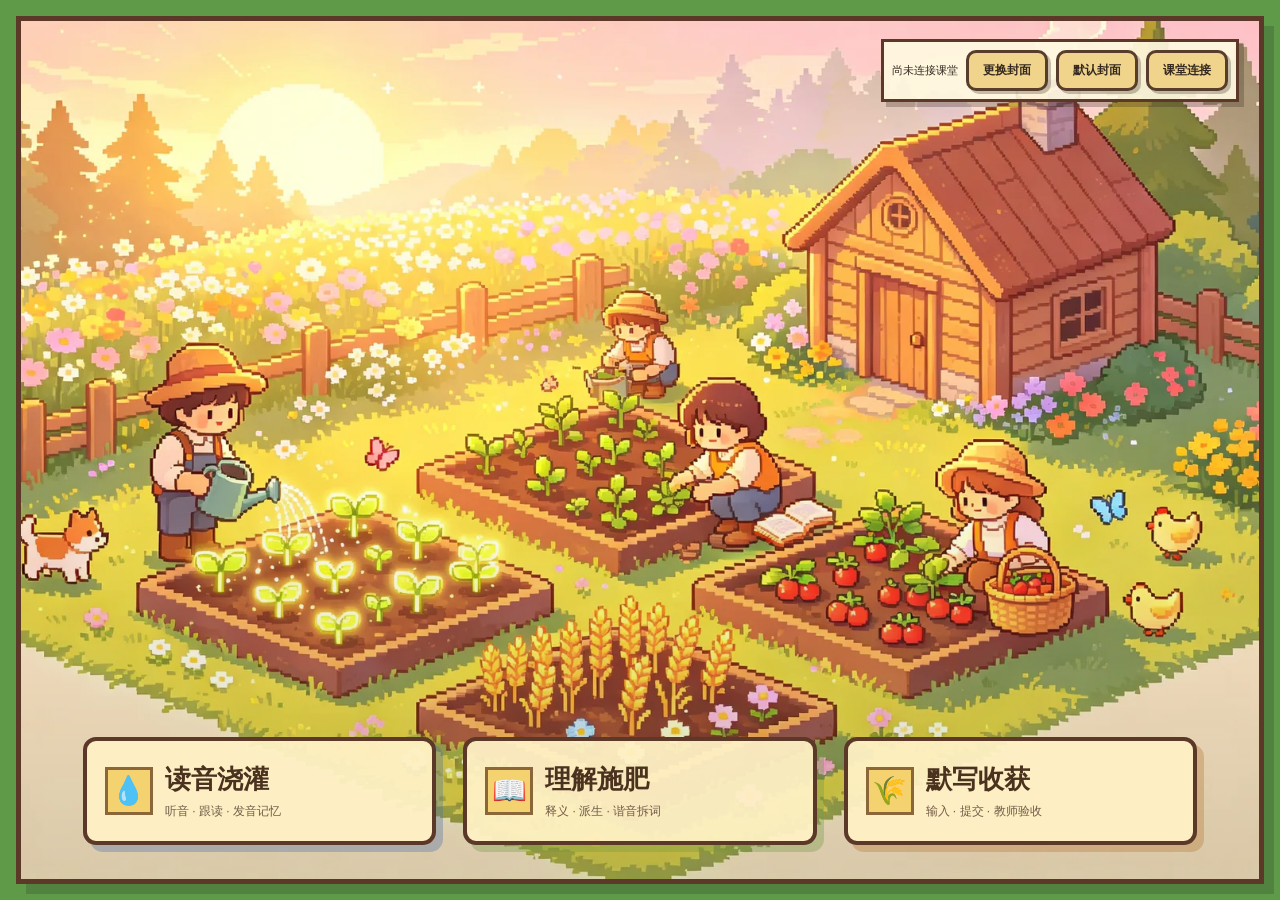
<file: index.html>
<!doctype html>
<html lang="zh-CN">
<head>
  <meta charset="utf-8">
  <meta name="viewport" content="width=device-width, initial-scale=1">
  <meta name="theme-color" content="#4a8d59">
  <title>像素词汇农场</title>
<style id="boot-styles">
    html, body { margin: 0; min-height: 100%; }
    body:not(.app-ready) .home-screen,
    body:not(.app-ready) .app-root { visibility: hidden; }
    .boot-screen { position: fixed; z-index: 99999; inset: 0; display: grid; place-items: center; overflow: hidden; color: #33271f; font-family: "Microsoft YaHei", sans-serif; background: #8ccfe9; }
    .boot-scene { position: absolute; inset: 0; image-rendering: pixelated; }
    .boot-sun { position: absolute; top: 9%; left: 72%; width: 110px; height: 110px; background: #ffd66f; box-shadow: 0 0 0 16px rgba(255,238,164,.28); }
    .boot-cloud { position: absolute; width: 96px; height: 28px; background: #fff8df; box-shadow: 18px -18px 0 #fff8df, 44px -4px 0 #fff8df; }
    .boot-cloud.one { top: 16%; left: 10%; }
    .boot-cloud.two { top: 24%; right: 10%; transform: scale(.75); }
    .boot-hills { position: absolute; right: -10%; bottom: 24%; left: -10%; height: 34%; background: #75ad4b; border-radius: 50% 50% 0 0; }
    .boot-soil { position: absolute; right: 0; bottom: 0; left: 0; height: 28%; background: #7b5135; box-shadow: inset 0 12px 0 #5f963d; }
    .boot-sprout { position: absolute; bottom: 29%; left: calc(50% - 9px); width: 18px; height: 72px; background: #2b6f4b; box-shadow: -22px -12px 0 #6daa45, 22px -24px 0 #8bc85b; animation: boot-bob .8s steps(2, end) infinite; }
    .boot-card { position: relative; z-index: 2; width: min(430px, calc(100vw - 30px)); padding: 25px; text-align: center; background: #f6e8bd; border: 5px solid #5b3827; box-shadow: 9px 9px 0 rgba(51,39,31,.3); }
    .boot-card .boot-eyebrow { margin: 0; color: #b83b35; font-family: Consolas, monospace; font-size: 11px; font-weight: 800; letter-spacing: .16em; }
    .boot-card h1 { margin: 11px 0 18px; font-size: 25px; }
    .boot-track { height: 18px; padding: 3px; background: #d8bd82; border: 3px solid #5b3827; }
    .boot-track span { display: block; width: 0; height: 100%; background: #2b6f4b; transition: width .18s steps(4, end); }
    .boot-progress-text { margin: 12px 0 0; color: #6f5139; font-family: Consolas, monospace; font-size: 12px; }
    body.app-ready .boot-screen { opacity: 0; visibility: hidden; transition: opacity .25s ease, visibility .25s ease; }
    @keyframes boot-bob { 50% { transform: translateY(-8px); } }
    @media (prefers-reduced-motion: reduce) { .boot-sprout { animation: none; } }
  </style>
  <link rel="stylesheet" href="styles.css?v=20261010-1">
</head>
<body class="resources-loading">
  <div id="loadingScreen" class="boot-screen" role="status" aria-live="polite">
    <div class="boot-scene" aria-hidden="true">
      <div class="boot-sun"></div>
      <div class="boot-cloud one"></div>
      <div class="boot-cloud two"></div>
      <div class="boot-hills"></div>
      <div class="boot-soil"></div>
      <div class="boot-sprout"></div>
    </div>
    <div class="boot-card">
      <p class="boot-eyebrow">GATHERING WORD SEEDS</p>
      <h1>正在装载词汇农场</h1>
      <div class="boot-track"><span id="bootProgressBar"></span></div>
      <p id="bootProgressText" class="boot-progress-text">正在检查资源 0%</p>
    </div>
  </div>
  <section id="homeScreen" class="home-screen">
    <div class="cover-frame">
      <img id="coverImage" class="cover-image" src="assets/farm-cover.webp" data-fallback="assets/farm-cover.jpg" width="1920" height="1080" decoding="async" fetchpriority="high" alt="暖阳、小木屋、花海和师生劳作的像素农场封面">
      <div class="cover-vignette" aria-hidden="true"></div>

      <div class="home-session">
        <span id="homeSessionLabel" class="home-session-label">尚未连接课堂</span>
        <input id="coverImageInput" class="is-hidden" type="file" accept="image/png,image/jpeg,image/webp">
        <button id="uploadCoverButton" class="pixel-button" type="button">更换封面</button>
        <button id="resetCoverButton" class="pixel-button" type="button">默认封面</button>
                <button id="homeConnectionButton" class="pixel-button" type="button">课堂连接</button>
      </div>

      <nav class="cover-nav" aria-label="学习功能入口">
        <button class="cover-hotspot hotspot-read" data-module="read" type="button">
          <span class="hotspot-icon">💧</span>
          <span class="hotspot-copy">
            <strong>读音浇灌</strong>
            <small>听音 · 跟读 · 发音记忆</small>
          </span>
        </button>
        <button class="cover-hotspot hotspot-understand" data-module="understand" type="button">
          <span class="hotspot-icon">📖</span>
          <span class="hotspot-copy">
            <strong>理解施肥</strong>
            <small>释义 · 派生 · 谐音拆词</small>
          </span>
        </button>
        <button class="cover-hotspot hotspot-spell" data-module="spell" type="button">
          <span class="hotspot-icon">🌾</span>
          <span class="hotspot-copy">
            <strong>默写收获</strong>
            <small>输入 · 提交 · 教师验收</small>
          </span>
        </button>
      </nav>
    </div>
  </section>

  <div id="appRoot" class="app-root is-hidden">
    <header class="game-header">
      <div class="game-brand">
        <button id="homeButton" class="brand-home-button" type="button" aria-label="返回封面">⌂</button>
        <div>
          <strong>像素词汇农场</strong>
          <span>高考核心词汇互动课堂</span>
        </div>
      </div>

      <nav class="module-nav" aria-label="页面导航">
        <button class="module-button" data-module="read" type="button"><span>💧</span>读音浇灌</button>
        <button class="module-button" data-module="understand" type="button"><span>📖</span>理解施肥</button>
        <button class="module-button" data-module="spell" type="button"><span>🌾</span>默写收获</button>
      </nav>

      <div class="session-tools">
        <span id="connectionStatus" class="connection-status">未连接</span>
        <span class="room-pill">房间 <b id="roomLabel">WORD-1800</b></span>
        <button id="copyInviteButton" class="pixel-button teacher-only" type="button">复制学生链接</button>
        <button id="uploadButton" class="pixel-button teacher-only" type="button">导入词库</button>
        <button id="leaveButton" class="pixel-button danger" type="button">退出</button>
      </div>
    </header>

    <main class="classroom">
      <aside class="field-sidebar">
        <section class="wood-panel">
          <div class="panel-title"><span>本周地块</span><small id="weekProgressText">0 / 0</small></div>
          <div id="dayNav" class="day-nav"></div>
        </section>

        <section class="wood-panel">
          <div class="panel-title"><span>每日待收割单词</span><small id="dailyPendingCount">0 个</small></div>
          <div id="dayWordList" class="word-list"></div>
        </section>

        <section class="wood-panel seed-panel">
          <div class="panel-title"><span>单词种子</span><small id="wordListCount">0 个</small></div>
          <div class="seed-summary">
            <p id="wordBankLabel">种子词库</p>
            <p>当前 DAY <b id="activeDayLabel">1</b></p>
            <p class="seed-hint">教师上传后，本页所有模块同步更新。</p>
            <button id="enrichCurrentWordsButton" class="pixel-button seed-enrich-button teacher-only" type="button">智能补全当前词库</button>
            <div class="bank-history">
              <label for="wordBankSelect">历史词库</label>
              <select id="wordBankSelect"></select>
              <button id="loadWordBankButton" class="pixel-button teacher-only" type="button">加载所选词库</button>
              <button id="manageWordBanksButton" class="pixel-button teacher-only" type="button">管理历史词库</button>
              <button id="exportStudentDataButton" class="pixel-button teacher-only seed-export-button" type="button">发布学生版</button>
            </div>
          </div>
        </section>
      </aside>

      <section class="module-stage">
        <header class="module-header">
          <div>
            <p id="moduleEyebrow" class="pixel-eyebrow">MODULE</p>
            <h1 id="moduleTitle">读音浇灌</h1>
          </div>
          <div class="stage-status">
            <span id="wordPosition">0 / 0</span>
            <span id="studentCount">0 位学生在线</span>
          </div>
        </header>

        <section id="readView" class="module-view">
          <div class="module-instruction">
            <strong>屏幕平铺全部单词，点击任意喇叭反复听音。</strong>
            <span>教师可以使用“连续跟读”带着学生大量朗读。</span>
          </div>
          <div id="readWordGrid" class="read-word-grid"></div>
          <footer class="module-controls">
            <button id="readQueueButton" class="pixel-button success teacher-only" type="button">▶ 开始连续跟读</button>
            <button id="previousWord" class="pixel-button teacher-only" type="button">← 上一个</button>
            <button id="nextWord" class="pixel-button primary teacher-only" type="button">下一个 →</button>
          </footer>
        </section>

        <section id="understandView" class="module-view is-hidden">
          <div class="module-instruction">
            <strong>每个单词完整展示释义、谐音记忆、派生词、延伸短语和例句。</strong>
            <span>教师可直接在当前页面圈点勾画。</span>
          </div>
          <div id="understandingList" class="understanding-list"></div>
        </section>

        <section id="spellView" class="module-view is-hidden">
          <div class="spell-builder teacher-only">
            <header class="builder-header">
              <div>
                <p class="pixel-eyebrow">TODAY'S NEW WORDS</p>
                <h2>今日新词任务</h2>
              </div>
              <strong id="spellSelectedCount">已选 0 个</strong>
            </header>
            <div class="bulk-actions">
              <button id="selectAllSpell" class="pixel-button" type="button">全选</button>
              <button id="invertSpellSelection" class="pixel-button" type="button">反选</button>
              <button id="clearSpellSelection" class="pixel-button" type="button">清空</button>
            </div>
            <div id="spellWordChecklist" class="spell-word-checklist"></div>
            <div class="spell-task-settings">
              <label for="spellTaskType">题型</label>
              <select id="spellTaskType">
                <option value="meaning-to-word">看汉写英</option>
                <option value="word-to-meaning">看英写汉</option>
                <option value="listen-to-word">听音写词</option>
                <option value="matching">单词-汉译连线</option>
                <option value="completion">拼写补全</option>
                <option value="cloze">选词填空</option>
                <option value="retry">错词重测</option>
              </select>
              <button id="generateSpellTask" class="pixel-button success" type="button">生成乱序任务</button>
              <button id="publishSpellTask" class="pixel-button primary" type="button">发布给学生</button>
            </div>
          </div>

          <div class="spell-task-panel">
            <header class="task-panel-header">
              <div>
                <p class="pixel-eyebrow">SPELLING TASK</p>
                <h2 id="spellTaskTitle">等待教师发布</h2>
              </div>
              <span id="spellTaskCount">0 题</span>
            </header>
            <div id="spellTaskList" class="spell-task-list"></div>
            <footer class="spell-task-actions">
              <button id="submitSpellTask" class="pixel-button primary student-only" type="button">提交默写</button>
              <button id="toggleTeacherAnswer" class="pixel-button teacher-only" type="button">查看标准答案</button>
              <button id="toggleStudentAnswer" class="pixel-button teacher-only" type="button">向学生展示答案</button>
            </footer>
            <div id="studentTaskResult" class="student-result">等待教师发布任务</div>
          </div>

          <div id="answerKeyPanel" class="answer-key-panel is-hidden teacher-only"></div>
        </section>
      </section>

      <aside class="control-sidebar">
        <section class="wood-panel annotation-panel teacher-only">
          <div class="panel-title"><span>课堂批注</span><small>全页画笔</small></div>
          <div id="toolBar" class="tool-bar">
            <button class="tool-button" data-tool="pen" type="button" title="画笔：点一下进入，再点退出">✎</button>
            <button class="tool-button" data-tool="highlighter" type="button" title="荧光笔：点一下进入，再点退出">▰</button>
            <button class="tool-button" data-tool="eraser" type="button" title="橡皮擦">⌫</button>
          </div>
          <div id="colorBar" class="color-bar">
            <button class="color-swatch is-active" data-color="#b83b35" style="--swatch:#b83b35" aria-label="番茄红" type="button"></button>
            <button class="color-swatch" data-color="#2b6f4b" style="--swatch:#2b6f4b" aria-label="草叶绿" type="button"></button>
            <button class="color-swatch" data-color="#315b9b" style="--swatch:#315b9b" aria-label="河水蓝" type="button"></button>
            <button class="color-swatch" data-color="#e4b52f" style="--swatch:#e4b52f" aria-label="麦穗黄" type="button"></button>
          </div>
          <button id="clearStrokes" class="pixel-button danger" type="button">清空当前页批注</button>
          <p class="sidebar-help">点击画笔或荧光笔进入全页批注，再点一次或按 Esc 退出。退出后页面按钮恢复可点，笔迹保留，可用橡皮擦清除。</p>
        </section>

        <section class="wood-panel student-panel">
          <div class="panel-title"><span>收获框</span><small id="submissionCounter">0 份</small></div>
          <div id="studentSubmissions" class="student-submissions"></div>
        </section>
      </aside>
    </main>

    <canvas id="pageAnnotationCanvas" class="page-annotation-canvas" aria-label="全页课堂批注层"></canvas>
  </div>

  <dialog id="joinDialog" class="pixel-dialog small-dialog">
    <form method="dialog">
      <header class="dialog-header">
        <div>
          <p class="pixel-eyebrow">CLASS CONNECTION</p>
          <h2>连接课堂</h2>
        </div>
        <button class="icon-close" value="cancel" aria-label="关闭">×</button>
      </header>
      <label>房间码<input id="roomInput" value="WORD-1800" maxlength="40" autocomplete="off"></label>
      <label>你的称呼<input id="nameInput" value="张老师" maxlength="30" autocomplete="name"></label>
      <div class="role-picker" role="radiogroup" aria-label="选择角色">
        <button class="role-card is-active" data-role="teacher" type="button">
          <strong>教师端</strong><small>主控课堂、上传词库、批注和验收</small>
        </button>
        <button class="role-card" data-role="student" type="button">
          <strong>学生端</strong><small>只可发音、查看和提交默写</small>
        </button>
      </div>
      <footer class="dialog-actions">
        <button id="joinButton" class="pixel-button primary" type="button">进入课堂</button>
      </footer>
    </form>
  </dialog>

  <dialog id="uploadDialog" class="pixel-dialog">
    <form method="dialog">
      <header class="dialog-header">
        <div>
          <p class="pixel-eyebrow">SEED BAG</p>
          <h2>导入本周词表</h2>
        </div>
        <button class="icon-close" value="cancel" aria-label="关闭">×</button>
      </header>
      <label class="file-drop">
        <input id="wordFileInput" type="file" accept=".txt,.json,.csv,.tsv">
        <span>选择 txt / json / csv / tsv 文件</span>
      </label>
      <label class="enrich-option"><input id="autoEnrich" type="checkbox" checked> 自动联网补充标准释义、派生词、延伸短语和例句</label>
      <label for="uploadText">或直接粘贴词表文本（支持“编号 + 单词 + 词性释义”）</label>
      <textarea id="uploadText" rows="12" placeholder="可以只写：单词 + 词性 + 中文释义&#10;示例：&#10;DAY 1&#10;1. field (n.)田地；场地；领域&#10;2. limit (n. &amp; v.)界线；限制&#10;&#10;系统会自动联网补充标准释义、派生词、短语和例句。"></textarea>
      <div class="upload-preview">
        <span id="uploadPreview">尚未解析</span>
        <small>派生词用分号分隔，配对写作“单词=释义”。</small>
      </div>
      <footer class="dialog-actions">
        <button id="cancelUpload" class="pixel-button" type="button">取消</button>
        <button id="confirmUpload" class="pixel-button primary" type="button">种植这批词</button>
      </footer>
    </form>
  </dialog>

  <dialog id="bankManagerDialog" class="pixel-dialog small-dialog">
    <div class="bank-manager-shell">
      <header class="dialog-header">
        <div>
          <p class="pixel-eyebrow">SEED ARCHIVE</p>
          <h2>历史词库管理</h2>
        </div>
        <button id="closeBankManagerButton" class="icon-close" type="button" aria-label="关闭">×</button>
      </header>
      <p class="bank-manager-hint">历史词库越少，课堂同步越轻。删除后无法恢复，请确认不再需要。</p>
      <div id="bankManagerList" class="bank-manager-list"></div>
    </div>
  </dialog>

  <dialog id="studentPublishDialog" class="pixel-dialog small-dialog">
    <form method="dialog" class="student-publish-form">
      <header class="dialog-header">
        <div>
          <p class="pixel-eyebrow">PUBLIC REVIEW PAGE</p>
          <h2>发布学生复习版</h2>
        </div>
        <button id="closeStudentPublishButton" class="icon-close" type="button" aria-label="关闭">×</button>
      </header>
      <p class="bank-manager-hint">学生通过 GitHub Pages 永久链接复习，不需要打开 Codespaces。这里只发布只读词义和例句，不包含课堂互动数据。</p>
      <p class="student-page-preview">学生链接将生成在：<b id="studentPageUrlPreview">https://zhangjiayi-momo.github.io/pixel-word-farm-v2/student.html</b></p>
      <label>GitHub Token（仅用于发布本仓库）
        <input id="studentPublishToken" type="password" autocomplete="off" placeholder="github_pat_...">
      </label>
      <label>仓库
        <input id="studentPublishRepo" type="text" value="Zhangjiayi-momo/pixel-word-farm-v2" autocomplete="off">
      </label>
      <label>分支
        <input id="studentPublishBranch" type="text" value="main" autocomplete="off">
      </label>
      <label class="enrich-option"><input id="studentPublishRememberToken" type="checkbox"> 在此浏览器记住 Token（不建议在公共电脑勾选）</label>
      <div id="studentPublishStatus" class="student-publish-status">可以先下载数据文件，或填写 Token 后直接发布。</div>
      <footer class="dialog-actions student-publish-actions">
        <button id="downloadStudentDataButton" class="pixel-button" type="button">下载学生数据</button>
        <button id="publishStudentDataButton" class="pixel-button primary" type="button">发布到 GitHub Pages</button>
      </footer>
    </form>
  </dialog>

  <script src="data.js?v=20261004-2"></script>
  <script src="app.js?v=20261010-3"></script>
</body>
</html>
</file>
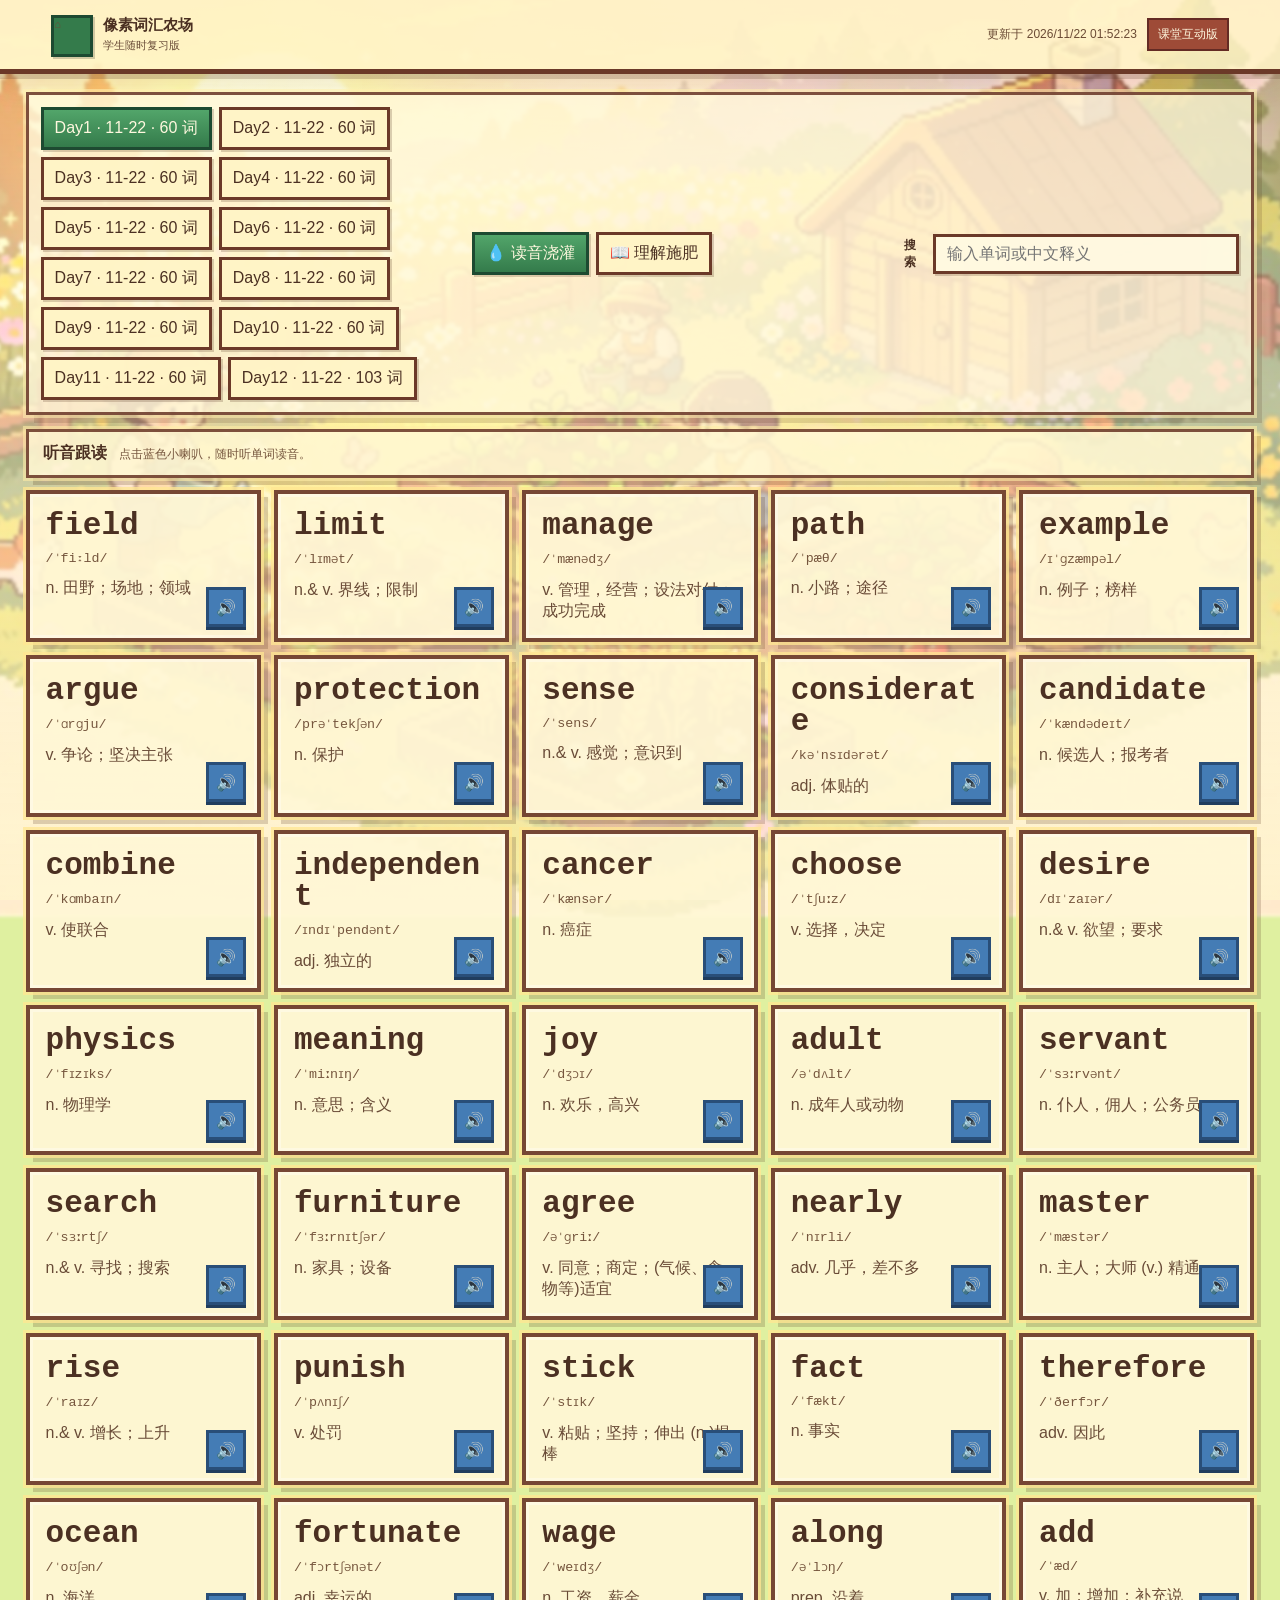
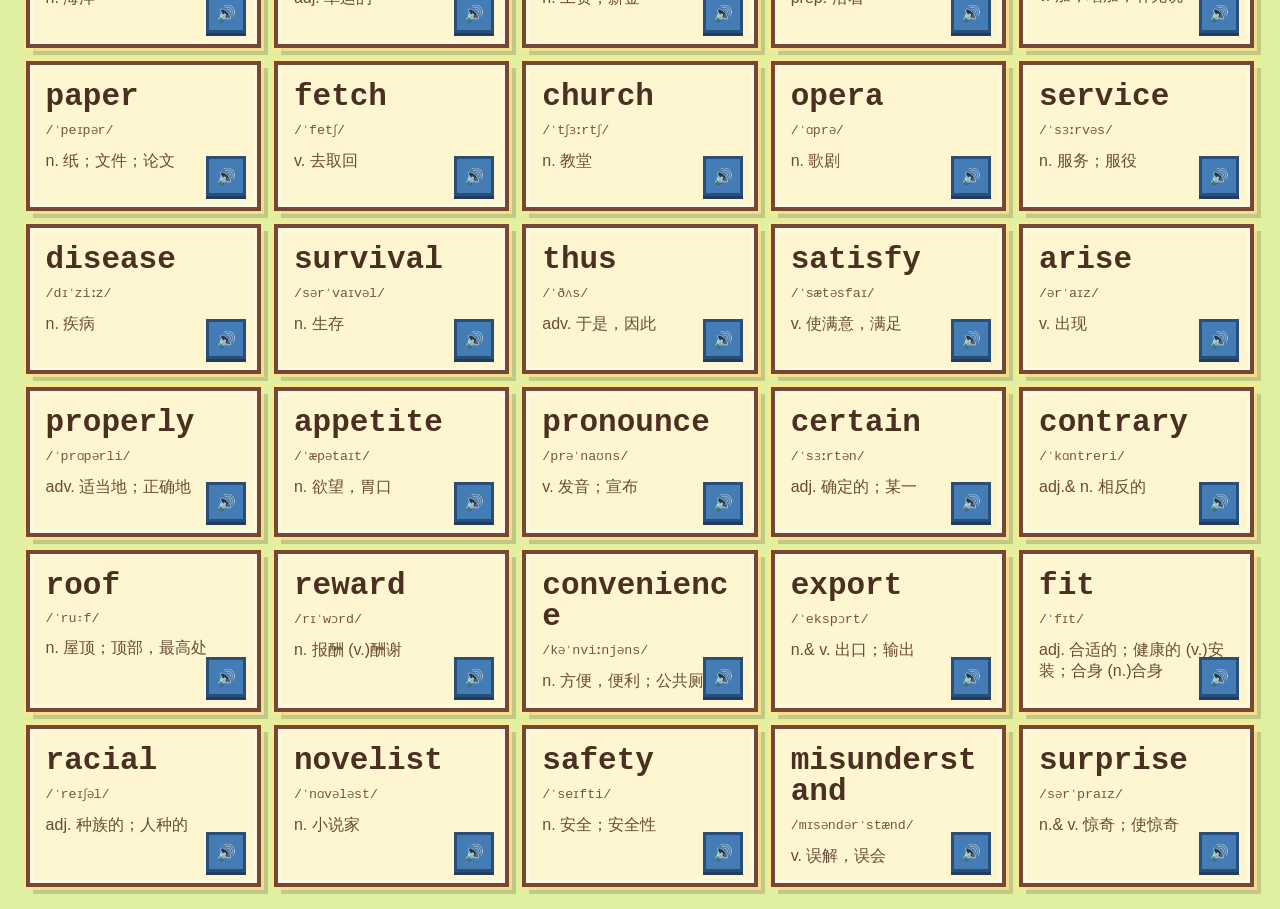
<file: student.html>
<!doctype html>
<html lang="zh-CN">
<head>
  <meta charset="utf-8">
  <meta name="viewport" content="width=device-width, initial-scale=1">
  <meta name="theme-color" content="#8ccf89">
  <title>像素词汇农场 · 学生复习版</title>
  <link rel="preload" as="image" href="assets/student-bg.jpg" fetchpriority="high">
  <link rel="stylesheet" href="student.css">
</head>
<body>
  <header class="student-header">
    <div class="student-brand">
      <span class="brand-mark" aria-hidden="true">⌂</span>
      <div>
        <strong>像素词汇农场</strong>
        <span>学生随时复习版</span>
      </div>
    </div>
    <div class="student-meta">
      <span id="studentUpdated">正在读取词库…</span>
      <a href="https://github.com/Zhangjiayi-momo/pixel-word-farm-v2" target="_blank" rel="noreferrer">课堂互动版</a>
    </div>
  </header>

  <main class="student-shell">
    <section class="student-toolbar">
      <div id="dayTabs" class="day-tabs" aria-label="选择 Day"></div>
      <nav id="studyTabs" class="study-tabs" aria-label="学习方式">
        <button class="is-active" data-view="read" type="button">💧 读音浇灌</button>
        <button data-view="understand" type="button">📖 理解施肥</button>
      </nav>
      <label class="search-box">
        <span>搜索</span>
        <input id="studentSearch" type="search" placeholder="输入单词或中文释义" autocomplete="off">
      </label>
    </section>

    <section id="readView" class="student-view">
      <div class="view-intro"><strong>听音跟读</strong><span>点击蓝色小喇叭，随时听单词读音。</span></div>
      <div id="studentWordGrid" class="student-word-grid"></div>
    </section>

    <section id="understandView" class="student-view is-hidden">
      <div class="view-intro"><strong>理解记忆</strong><span>释义、派生词、短语和例句都在这里。</span></div>
      <div id="studentUnderstandingList" class="student-understanding-list"></div>
    </section>

    <div id="studentEmpty" class="student-empty is-hidden"></div>
  </main>

  <script src="student.js"></script>
</body>
</html>
</file>
<file: styles.css>
:root {
  --sky: #8ccfe9;
  --grass: #6ca746;
  --leaf: #2b6f4b;
  --wood: #a66a3f;
  --wood-dark: #5b3827;
  --parchment: #f7e8bd;
  --parchment-light: #fff5d7;
  --ink: #34281f;
  --ink-soft: #735c49;
  --red: #b83b35;
  --blue: #315b9b;
  --gold: #e4b52f;
  --line: #583d2c;
  --shadow: 5px 5px 0 rgba(52,40,31,.28);
  --font-body: "Microsoft YaHei", "PingFang SC", sans-serif;
  --font-pixel: "Cascadia Mono", Consolas, "Courier New", monospace;
}
* { box-sizing: border-box; }
html, body { width: 100%; min-height: 100%; margin: 0; overflow-x: hidden; color: var(--ink); font-family: var(--font-body); background: var(--sky); }
button, input, textarea { font: inherit; }
button { cursor: pointer; }
button:focus-visible, input:focus-visible, textarea:focus-visible { outline: 3px solid #fff2a0; outline-offset: 2px; }
.is-hidden { display: none !important; }
.teacher-only { display: initial; }
body.role-student .teacher-only { display: none !important; }
.pixel-eyebrow { margin: 0 0 6px; color: var(--red); font-family: var(--font-pixel); font-size: 11px; font-weight: 800; letter-spacing: .14em; }
.pixel-button { min-height: 38px; padding: 9px 14px; color: var(--ink); font-family: var(--font-pixel); font-size: 12px; font-weight: 800; background: #f0d48b; border: 3px solid var(--line); border-radius: 0; box-shadow: 3px 3px 0 rgba(52,40,31,.28); }
.pixel-button:hover:not(:disabled) { transform: translate(-1px,-1px); box-shadow: 5px 5px 0 rgba(52,40,31,.25); }
.pixel-button:active:not(:disabled) { transform: translate(2px,2px); box-shadow: 1px 1px 0 rgba(52,40,31,.35); }
.pixel-button.primary { color: #fff9df; background: var(--red); }
.pixel-button.success { color: #fff9df; background: var(--leaf); }
.pixel-button.danger { color: #fff9df; background: #82472f; }
.pixel-button:disabled { cursor: not-allowed; opacity: .5; }

/* 首页封面导航 */
.home-screen { min-height: 100vh; padding: 16px; background: #5e9a48; }
.cover-frame { position: relative; width: 100%; min-height: calc(100vh - 32px); overflow: hidden; background: #b7dff1; border: 5px solid var(--wood-dark); box-shadow: 10px 10px 0 rgba(48,70,40,.28); }
.cover-image { display: block; width: 100%; height: calc(100vh - 42px); min-height: 620px; object-fit: cover; image-rendering: auto; }
.cover-vignette { position: absolute; inset: 0; pointer-events: none; background: linear-gradient(to bottom, rgba(255,255,255,.05), transparent 52%, rgba(48,72,34,.18)); }
.home-session { position: absolute; top: 18px; right: 20px; display: flex; align-items: center; gap: 8px; padding: 8px; background: rgba(255,249,225,.91); border: 3px solid var(--wood-dark); box-shadow: var(--shadow); }
.home-session-label { font-family: var(--font-pixel); font-size: 11px; }
.cover-nav { position: absolute; right: 5%; bottom: 4%; left: 5%; display: grid; grid-template-columns: repeat(3, minmax(0,1fr)); gap: 2.4%; }
.cover-hotspot { display: flex; align-items: center; min-height: 108px; padding: 15px 18px; color: #4a321f; text-align: left; background: rgba(255,242,197,.94); border: 4px solid var(--wood-dark); box-shadow: 7px 7px 0 rgba(68,51,32,.3), inset 0 0 0 3px rgba(255,255,255,.35); }
.cover-hotspot:hover { transform: translateY(-5px); background: #fff4c9; }
.hotspot-icon { display: grid; flex: 0 0 48px; width: 48px; height: 48px; place-items: center; margin-right: 12px; font-size: 28px; background: #f5d270; border: 3px solid #8b6638; }
.hotspot-copy strong, .hotspot-copy small { display: block; }
.hotspot-copy strong { font-family: var(--font-pixel); font-size: clamp(18px,2vw,27px); }
.hotspot-copy small { margin-top: 6px; color: var(--ink-soft); font-size: 12px; }
.hotspot-read { box-shadow: 7px 7px 0 rgba(74,111,166,.35); }
.hotspot-understand { box-shadow: 7px 7px 0 rgba(113,151,66,.35); }
.hotspot-spell { box-shadow: 7px 7px 0 rgba(182,118,49,.35); }

/* 子页外壳 */
.app-root { min-height: 100vh; background: var(--sky); }
.game-header { position: sticky; z-index: 100; top: 0; display: grid; grid-template-columns: 220px minmax(380px,1fr) auto; align-items: center; gap: 12px; min-height: 76px; padding: 8px 14px; background: var(--sky); border-bottom: 5px solid #397344; }
.game-brand { display: flex; align-items: center; gap: 9px; min-width: 0; }
.brand-home-button { display: grid; width: 42px; height: 42px; place-items: center; color: #fff; font-size: 23px; background: var(--leaf); border: 3px solid #214d37; box-shadow: 2px 2px 0 rgba(0,0,0,.2); }
.game-brand strong, .game-brand span { display: block; }
.game-brand strong { font-family: var(--font-pixel); font-size: 14px; }
.game-brand span { margin-top: 3px; color: #234858; font-size: 10px; }
.module-nav { display: grid; grid-template-columns: repeat(3,1fr); gap: 8px; }
.module-button { padding: 10px 12px; color: #4c3322; font-family: var(--font-pixel); font-weight: 800; background: #e3bf73; border: 3px solid #71492f; box-shadow: 3px 3px 0 rgba(51,39,31,.22); }
.module-button span { margin-right: 5px; }
.module-button.is-active { color: #fff9df; background: var(--leaf); border-color: #204c36; }
.session-tools { display: flex; align-items: center; justify-content: flex-end; gap: 6px; flex-wrap: wrap; }
.connection-status, .room-pill { padding: 6px 8px; font-family: var(--font-pixel); font-size: 10px; background: rgba(255,255,255,.65); border: 2px solid #367494; }
.connection-status.online { color: #155735; background: #cdf0b7; }
.connection-status.offline { color: #7c2e26; background: #f2caa7; }

.classroom { display: grid; grid-template-columns: 235px minmax(0,1fr) 285px; align-items: start; gap: 14px; width: 100%; padding: 14px max(14px,2vw) 30px; }
.wood-panel { background: #cb8e58; border: 4px solid var(--wood-dark); box-shadow: var(--shadow), inset 0 0 0 3px #dfad73; }
.panel-title { display: flex; align-items: baseline; justify-content: space-between; gap: 8px; padding: 10px 11px; color: #fff8df; background: var(--wood-dark); font-family: var(--font-pixel); }
.panel-title span { font-size: 12px; font-weight: 800; }
.panel-title small { color: #f0d699; font-size: 9px; }
.field-sidebar, .control-sidebar { position: sticky; top: 90px; display: grid; gap: 12px; align-self: start; max-height: calc(100vh - 104px); overflow: auto; scrollbar-width: thin; }
.day-nav, .word-list { display: grid; }
.day-nav { gap: 6px; padding: 10px; }
.day-button { padding: 8px; color: #402d20; text-align: left; background: #f0d79e; border: 2px solid #8a6240; }
.day-button strong, .day-button span { display: block; }
.day-button strong { font-family: var(--font-pixel); font-size: 11px; }
.day-button span { margin-top: 3px; font-size: 10px; }
.day-button.is-active { color: #fff9df; background: var(--leaf); border-color: #1e4d36; }
.word-list { max-height: 33vh; overflow: auto; }
.word-list-button { display: grid; grid-template-columns: 28px minmax(0,1fr) auto; align-items: center; gap: 5px; padding: 8px; color: var(--ink); text-align: left; background: #f4dfa8; border: 0; border-bottom: 2px solid #b07a4c; }
.word-list-button.is-active { color: #fff; background: var(--leaf); }
.word-list-button b { overflow: hidden; font-family: var(--font-pixel); font-size: 12px; text-overflow: ellipsis; white-space: nowrap; }
.word-index { font-family: var(--font-pixel); font-size: 10px; opacity: .72; }
.seed-summary { padding: 11px; color: #4c3425; }
.seed-summary p { margin: 0 0 7px; }
.seed-summary .seed-hint { color: #6f5038; font-size: 11px; line-height: 1.55; }

.module-stage { min-width: 0; }
.module-header { display: flex; align-items: flex-end; justify-content: space-between; gap: 15px; margin-bottom: 10px; padding: 2px 2px 12px; border-bottom: 2px solid rgba(88,61,44,.22); }
.module-header h1 { margin: 0; font-family: var(--font-pixel); font-size: clamp(27px,3.4vw,44px); }
.stage-status { display: flex; gap: 8px; flex-wrap: wrap; justify-content: flex-end; }
.stage-status span { padding: 5px 8px; color: #224554; font-family: var(--font-pixel); font-size: 10px; background: rgba(255,255,255,.55); border: 2px solid #347596; }
.module-view { min-height: 500px; }
.module-instruction { display: flex; align-items: baseline; justify-content: space-between; gap: 14px; margin-bottom: 12px; padding: 12px 14px; background: var(--parchment-light); border: 3px solid var(--wood-dark); box-shadow: var(--shadow); }
.module-instruction strong { font-family: var(--font-pixel); }
.module-instruction span { color: var(--ink-soft); font-size: 12px; }

/* 读音浇灌 */
.read-word-grid { display: grid; grid-template-columns: repeat(auto-fill,minmax(210px,1fr)); gap: 10px; }
.read-word-tile { position: relative; min-height: 148px; padding: 15px; color: var(--ink); text-align: left; background: var(--parchment); border: 4px solid var(--wood-dark); box-shadow: var(--shadow), inset 0 0 0 3px #e0be7a; }
.read-word-tile.is-active { background: #fff0b9; border-color: var(--leaf); }
.read-word-tile strong { display: block; overflow-wrap: anywhere; font-family: var(--font-pixel); font-size: clamp(25px,3vw,40px); line-height: 1; }
.read-word-tile small { display: block; margin-top: 9px; color: var(--ink-soft); font-family: var(--font-pixel); }
.mini-speaker { position: absolute; right: 10px; bottom: 10px; display: grid; width: 38px; height: 38px; place-items: center; color: #fff; background: var(--blue); border: 3px solid var(--line); }
.module-controls { display: flex; justify-content: space-between; gap: 9px; margin-top: 14px; }

/* 理解施肥 */
.understanding-list { display: grid; gap: 14px; }
.understand-card { position: relative; padding: 20px; background: var(--parchment); border: 5px solid var(--wood-dark); box-shadow: var(--shadow), inset 0 0 0 4px #d7b56d; }
.understand-card.is-active { border-color: var(--leaf); }
.understand-head { display: flex; align-items: baseline; justify-content: space-between; gap: 12px; padding-bottom: 12px; border-bottom: 3px dashed #b28d4f; }
.understand-head h2 { margin: 0; overflow-wrap: anywhere; font-family: var(--font-pixel); font-size: clamp(36px,6vw,74px); letter-spacing: -.04em; }
.understand-head span { color: var(--ink-soft); font-family: var(--font-pixel); }
.meaning-line { margin-top: 13px; padding: 10px 12px; background: rgba(255,255,255,.52); border-left: 7px solid var(--gold); font-size: 20px; font-weight: 800; }
.segment-strip { display: flex; gap: 7px; flex-wrap: wrap; margin: 13px 0; }
.segment-chip { padding: 7px 10px; color: #503720; font-family: var(--font-pixel); font-weight: 800; background: #f3d45c; border: 3px solid #8c6930; }
.understand-grid { display: grid; grid-template-columns: 1.2fr 1fr; gap: 12px; }
.understand-grid section { min-width: 0; overflow-wrap: anywhere; padding: 12px; background: rgba(255,255,255,.4); border: 2px solid rgba(88,61,44,.28); }
.understand-grid h3 { margin: 0 0 8px; color: var(--leaf); font-family: var(--font-pixel); font-size: 12px; }
.understand-grid p { margin: 0; line-height: 1.7; }
.pixel-list { margin: 0; padding: 0; list-style: none; }
.pixel-list li { display: flex; gap: 8px; padding: 5px 0; border-bottom: 1px dashed rgba(88,61,44,.28); }
.pixel-list b { min-width: 100px; font-family: var(--font-pixel); font-size: 12px; }
.pixel-list span { color: var(--ink-soft); font-size: 12px; }

/* 默写收获 */
.spell-board { display: grid; grid-template-columns: minmax(240px,.9fr) minmax(320px,1.1fr); gap: 16px; padding: clamp(18px,3vw,34px); background: var(--parchment); border: 5px solid var(--wood-dark); box-shadow: var(--shadow), inset 0 0 0 4px #d7b56d; }
.spell-prompt h2 { margin: 5px 0 12px; overflow-wrap: anywhere; font-family: var(--font-pixel); font-size: clamp(28px,4vw,56px); line-height: 1.2; }
.spell-prompt p { color: var(--ink-soft); font-family: var(--font-pixel); }
.student-spell-area { display: grid; align-content: center; gap: 10px; }
.student-spell-area input { width: 100%; padding: 14px; color: var(--ink); font-family: var(--font-pixel); font-size: 20px; background: var(--parchment-light); border: 3px solid var(--line); }
.student-result { min-height: 28px; color: var(--ink-soft); font-weight: 800; }
.student-result.correct { color: #155735; }
.student-result.wrong { color: #922d28; }
.teacher-answer-area { grid-column: 2; display: flex; align-items: baseline; gap: 12px; padding-top: 10px; border-top: 3px dashed #b28d4f; }
.teacher-answer-area span { font-family: var(--font-pixel); font-size: 11px; }
.teacher-answer-area strong { color: var(--blue); font-family: var(--font-pixel); font-size: 28px; }
.spell-tip { display: flex; gap: 12px; margin-top: 12px; padding: 11px 14px; background: #f8eac0; border: 3px solid var(--wood-dark); }
.spell-tip span { color: var(--ink-soft); }

/* 右侧与收获框 */
.tool-bar, .color-bar { display: flex; gap: 7px; padding: 10px; flex-wrap: wrap; }
.tool-button, .color-swatch { width: 42px; height: 38px; border: 3px solid var(--line); box-shadow: 2px 2px 0 rgba(52,40,31,.2); }
.tool-button { color: var(--ink); background: #efd495; }
.tool-button.is-active { color: #fff; background: var(--leaf); }
.color-swatch { background: var(--swatch); }
.color-swatch.is-active { outline: 4px solid #fff3a1; outline-offset: 1px; }
.annotation-panel > .pixel-button { margin: 0 10px 10px; }
.sidebar-help { margin: 0; padding: 0 11px 12px; color: #4e3527; font-size: 11px; line-height: 1.65; }
.student-submissions { display: grid; gap: 8px; padding: 10px; }
.submission-card { padding: 10px; background: var(--parchment-light); border: 3px solid #96683f; }
.submission-card header { display: flex; justify-content: space-between; gap: 8px; font-weight: 800; }
.answer-value { display: block; margin: 8px 0; padding: 8px; font-family: var(--font-pixel); font-size: 17px; background: #f2e2b7; border: 2px solid #b78c54; }
.feedback-actions { display: flex; gap: 6px; }
.feedback-actions button { flex: 1; padding: 6px; }
.status-pending { color: var(--red); font-size: 11px; }
.status-correct { color: var(--leaf); font-size: 11px; }
.status-wrong { color: var(--red); font-size: 11px; }
.empty-basket { padding: 18px 10px; color: #4e3527; line-height: 1.6; }

/* 全页类纸膜批注 */
.page-annotation-canvas { position: fixed; z-index: 70; inset: 0; width: 100vw; height: 100vh; pointer-events: none; touch-action: none; }
.page-annotation-canvas.is-drawing { pointer-events: auto; cursor: crosshair; background: rgba(255,248,216,.045); }
.game-header, .field-sidebar, .control-sidebar, .module-stage > .module-header { position: relative; z-index: 80; }
.wood-panel, .module-instruction, .read-word-tile, .understand-card, .spell-board, .spell-tip { position: relative; }

/* 对话框 */
.pixel-dialog { width: min(850px,calc(100vw - 24px)); max-height: calc(100vh - 24px); padding: 0; color: var(--ink); background: var(--parchment); border: 5px solid var(--wood-dark); box-shadow: 12px 12px 0 rgba(41,30,22,.3), inset 0 0 0 4px #d6b26e; }
.small-dialog { width: min(620px,calc(100vw - 24px)); }
.pixel-dialog::backdrop { background: rgba(31,53,42,.76); backdrop-filter: blur(3px); }
.pixel-dialog form { padding: 20px; }
.dialog-header { display: flex; align-items: flex-start; justify-content: space-between; gap: 14px; margin-bottom: 15px; }
.dialog-header h2 { margin: 0; font-family: var(--font-pixel); }
.icon-close { width: 38px; height: 38px; color: #fff; background: var(--red); border: 3px solid var(--line); }
.pixel-dialog label { display: block; margin-bottom: 9px; font-weight: 800; }
.pixel-dialog label input { margin-top: 6px; }
.pixel-dialog input, .pixel-dialog textarea { width: 100%; padding: 11px 12px; color: var(--ink); background: var(--parchment-light); border: 3px solid var(--line); border-radius: 0; }
.pixel-dialog textarea { min-height: 180px; resize: vertical; }
.role-picker { display: grid; grid-template-columns: 1fr 1fr; gap: 8px; margin: 13px 0; }
.role-card { padding: 11px; color: var(--ink); text-align: left; background: #efd99e; border: 3px solid #8a6648; }
.role-card.is-active { background: #f8e9b6; border-color: var(--leaf); }
.role-card strong, .role-card small { display: block; }
.role-card small { margin-top: 4px; color: var(--ink-soft); }
.file-drop { padding: 14px; text-align: center; background: #ead297; border: 3px dashed #7f5e3d; }
.file-drop input { width: auto; margin-right: 8px; }
.upload-preview { display: flex; justify-content: space-between; gap: 10px; margin-top: 10px; padding: 9px; background: rgba(255,255,255,.4); }
.dialog-actions { display: flex; justify-content: flex-end; gap: 8px; margin-top: 15px; }

@media (max-width: 1180px) {
  .game-header { grid-template-columns: 190px 1fr; }
  .module-nav { grid-column: 1 / -1; grid-row: 2; }
  .session-tools { grid-column: 2; grid-row: 1; }
  .classroom { grid-template-columns: 210px minmax(0,1fr); }
  .control-sidebar { position: static; grid-column: 2; grid-template-columns: 1fr 1fr; max-height: none; }
}
@media (max-width: 800px) {
  .home-screen { padding: 8px; }
  .cover-frame { min-height: calc(100vh - 16px); }
  .cover-image { height: calc(100vh - 26px); min-height: 670px; }
  .home-session { right: 10px; left: 10px; justify-content: space-between; }
  .cover-nav { right: 4%; bottom: 3%; left: 4%; gap: 7px; }
  .cover-hotspot { min-height: 94px; padding: 8px; }
  .hotspot-icon { flex-basis: 36px; width: 36px; height: 36px; margin-right: 6px; font-size: 21px; }
  .hotspot-copy strong { font-size: 14px; }
  .hotspot-copy small { display: none; }
  .game-header { position: static; grid-template-columns: 1fr; padding: 9px; }
  .game-brand, .module-nav, .session-tools { grid-column: 1; grid-row: auto; }
  .session-tools { justify-content: flex-start; }
  .module-nav { overflow-x: auto; grid-template-columns: repeat(3,minmax(130px,1fr)); }
  .classroom { grid-template-columns: 1fr; padding: 10px; }
  .field-sidebar, .control-sidebar { position: static; grid-column: 1; max-height: none; }
  .field-sidebar { grid-template-columns: 1fr; }
  .day-nav { grid-template-columns: repeat(6,minmax(88px,1fr)); overflow-x: auto; }
  .read-word-grid { grid-template-columns: repeat(2,minmax(0,1fr)); }
  .understand-grid, .spell-board, .matching-board { grid-template-columns: 1fr; }
  .teacher-answer-area { grid-column: 1; }
  .module-instruction { align-items: flex-start; flex-direction: column; }
  .control-sidebar { grid-template-columns: 1fr; }
}
@media (max-width: 520px) {
  .cover-hotspot { min-height: 82px; justify-content: center; text-align: center; }
  .hotspot-icon { display: none; }
  .read-word-grid { grid-template-columns: 1fr; }
  .home-session-label { display: none; }
  .session-tools { gap: 5px; }
  .session-tools .pixel-button { flex: 1; }
  .role-picker { grid-template-columns: 1fr; }
  .upload-preview { align-items: flex-start; flex-direction: column; }
}
@media (prefers-reduced-motion: reduce) {
  *, *::before, *::after { animation-duration: .01ms !important; transition-duration: .01ms !important; }
}

/* 增量改造：封面替换、默写任务生成器与橡皮擦 */
body.role-teacher .student-only { display: none !important; }
body.role-student .teacher-only { display: none !important; }
.home-session { max-width: calc(100% - 40px); flex-wrap: wrap; justify-content: flex-end; }
.spell-builder { margin-top: 10px; margin-bottom: 14px; padding: 16px; background: #f7e8bd; border: 5px solid var(--wood-dark); box-shadow: var(--shadow), inset 0 0 0 4px #dfbf7d; }
.builder-header, .task-panel-header { display: flex; align-items: center; justify-content: space-between; gap: 12px; }
.builder-header h2, .task-panel-header h2 { margin: 0; font-family: var(--font-pixel); }
.builder-header strong, .task-panel-header > span { color: var(--red); font-family: var(--font-pixel); font-size: 12px; }
.bulk-actions { display: flex; gap: 7px; flex-wrap: wrap; margin: 12px 0; }
.spell-word-checklist { display: grid; grid-template-columns: repeat(auto-fill,minmax(180px,1fr)); gap: 7px; max-height: 230px; overflow: auto; padding: 9px; background: rgba(255,255,255,.42); border: 2px solid rgba(88,61,44,.28); }
.spell-check-row { display: grid; grid-template-columns: 22px minmax(0,1fr) auto; align-items: center; gap: 7px; padding: 7px; background: #fff3cb; border: 2px solid #bd955a; }
.spell-check-row input { width: 17px; height: 17px; accent-color: var(--leaf); }
.spell-check-row strong { overflow: hidden; font-family: var(--font-pixel); font-size: 13px; text-overflow: ellipsis; white-space: nowrap; }
.spell-check-row small { color: var(--ink-soft); font-size: 10px; }
.spell-task-settings { display: flex; align-items: center; gap: 8px; flex-wrap: wrap; margin-top: 12px; }
.spell-task-settings label { font-weight: 800; }
.spell-task-settings select { min-height: 38px; padding: 8px 10px; color: var(--ink); background: var(--parchment-light); border: 3px solid var(--line); }
.spell-task-panel { padding: 16px; background: var(--parchment); border: 5px solid var(--wood-dark); box-shadow: var(--shadow), inset 0 0 0 4px #dfbf7d; }
.spell-task-list { display: grid; gap: 9px; margin-top: 14px; }
.spell-task-row { display: grid; grid-template-columns: 38px minmax(0,1.35fr) minmax(220px,.65fr); align-items: center; gap: 12px; min-height: 68px; padding: 10px; background: #fff3cb; border: 3px solid #bd955a; }
.task-number { display: grid; width: 34px; height: 34px; place-items: center; color: #fff; font-family: var(--font-pixel); background: var(--leaf); border: 2px solid #214d37; }
.task-prompt strong, .task-prompt small { display: block; }
.task-prompt strong { font-size: 18px; line-height: 1.45; }
.task-prompt small { margin-top: 4px; color: var(--ink-soft); }
.task-answer { display: flex; align-items: center; gap: 7px; }
.task-answer input { width: 100%; min-width: 0; padding: 10px; color: var(--ink); font-family: var(--font-pixel); background: #fffdf0; border: 3px solid var(--line); }
.task-answer input:disabled { opacity: .65; }
.task-listening { min-width: 130px; }
.task-answer-key { color: var(--blue); font-family: var(--font-pixel); font-weight: 800; }
.spell-task-actions { display: flex; justify-content: flex-end; gap: 8px; margin-top: 14px; }
.answer-key-panel { margin-top: 12px; padding: 14px; background: #fff1c4; border: 4px solid var(--wood-dark); box-shadow: var(--shadow); }
.answer-key-panel h3 { margin-top: 0; font-family: var(--font-pixel); }
.answer-key-list { display: grid; grid-template-columns: repeat(auto-fill,minmax(180px,1fr)); gap: 6px; margin: 0; padding: 0; list-style: none; }
.answer-key-list li { padding: 7px; background: rgba(255,255,255,.52); border: 2px solid #c49a5a; }
.answer-key-list b { font-family: var(--font-pixel); }
.task-status-correct { color: var(--leaf); font-weight: 800; }
.task-status-wrong { color: var(--red); font-weight: 800; }
.task-status-pending { color: #a25d1f; font-weight: 800; }
@media (max-width: 800px) {
  .spell-task-row { grid-template-columns: 34px minmax(0,1fr); }
  .task-answer { grid-column: 2; }
  .spell-word-checklist { grid-template-columns: 1fr; }
}
@media (max-width: 520px) {
  .home-session { justify-content: center; }
  .home-session .pixel-button { flex: 1 1 42%; }
  .spell-task-settings { align-items: stretch; flex-direction: column; }
  .spell-task-settings select, .spell-task-settings button { width: 100%; }
}

.submission-answer-list { margin: 8px 0; padding: 8px 8px 8px 28px; background: #f2e2b7; border: 2px solid #b78c54; }
.submission-answer-list li { margin: 4px 0; overflow-wrap: anywhere; }

/* 内容页参考图的暖色谷物视觉 */
.game-header { background: linear-gradient(to bottom, #f7d995, #e7b95b); border-bottom-color: #82552f; }
.module-button { border-radius: 16px; background: #f4d785; border-color: #a06b37; box-shadow: inset 0 -4px 0 rgba(139,87,36,.16), 3px 3px 0 rgba(73,48,30,.2); }
.module-button.is-active { color: #8d3f2f; background: #fff0b3; border-color: #bd6d3d; }
.wood-panel, .module-instruction, .read-word-tile, .understand-card, .spell-builder, .spell-task-panel { border-radius: 14px; }
.panel-title { border-radius: 10px 10px 0 0; }
.cover-hotspot { border-radius: 13px; }
.pixel-button { border-radius: 10px; }
.spell-check-row, .spell-task-row, .answer-key-panel, .task-panel-header { border-radius: 10px; }

.enrich-option { display: flex !important; align-items: center; gap: 8px; padding: 9px 10px; background: #f3dfaa; border: 2px solid #b5864d; }
.enrich-option input { width: 18px !important; height: 18px; margin: 0; accent-color: var(--leaf); }

.word-head-meta { display: grid; justify-items: end; gap: 6px; }
.enrichment-badge { padding: 3px 7px; font-size: 10px; font-style: normal; border: 2px solid; }
.enrichment-badge.verified { color: #155735; background: #d9f0bd; border-color: #7eaf58; }
.enrichment-badge.needs-review { color: #8a3d26; background: #ffe0ae; border-color: #c78043; }
.phrase-example-list { display: grid; gap: 10px; margin: 0; padding: 0; list-style: none; }
.phrase-example-item { padding: 9px 10px; background: #fff8df; border: 2px solid #c49a5a; }
.phrase-example-item > div { display: flex; align-items: baseline; justify-content: space-between; gap: 8px; }
.phrase-example-item p { margin: 7px 0 3px; font-family: var(--font-pixel); font-size: 12px; line-height: 1.55; }
.phrase-example-item small { color: var(--ink-soft); }
.phrase-example-item em { display: block; margin-top: 4px; color: #8a6a43; font-size: 10px; font-style: normal; }
.phrase-section { grid-column: 1 / -1; }

.bank-history { display: grid; gap: 7px; margin-top: 10px; padding-top: 10px; border-top: 2px dashed rgba(88,61,44,.3); }
.bank-history label { font-family: var(--font-pixel); font-size: 11px; font-weight: 800; }
.bank-history select { width: 100%; min-height: 36px; padding: 7px; color: var(--ink); background: #fff3cb; border: 2px solid #8a6240; }
.bank-history .pixel-button { width: 100%; }

.grading-list { padding-left: 0; list-style: none; }
.grading-row { display: grid; grid-template-columns: 24px minmax(0,1fr) auto; align-items: center; gap: 6px; padding: 6px; border-bottom: 1px dashed rgba(88,61,44,.28); }
.grading-number { font-family: var(--font-pixel); font-size: 11px; }
.grading-row b { overflow-wrap: anywhere; font-family: var(--font-pixel); font-size: 12px; }
.grading-actions { display: flex; gap: 4px; }
.grading-actions button { width: 34px; height: 30px; color: var(--ink); background: #f4dfa8; border: 2px solid #80603d; }
.grading-actions button.is-active { color: #fff; background: var(--green); border-color: #235b3d; }
.grading-actions button.is-active.wrong { background: var(--red); border-color: #7e2925; }
.grading-mark { font-size: 18px; font-weight: 800; }
.grading-mark.correct { color: var(--green); }
.grading-mark.wrong { color: var(--red); }
.student-grade-list { margin: 8px 0 0; padding-left: 24px; }
.student-grade-list .correct { color: var(--green); }
.student-grade-list .wrong { color: var(--red); }

.actionable-empty { padding: 22px 16px; background: #fff4cb; border: 2px dashed #b8864c; color: #5b402c; line-height: 1.75; }

.seed-enrich-button { width: calc(100% - 22px); margin: 0 11px 11px; }

.completion-task-row .masked-word { font-size: 30px; letter-spacing: .06em; color: var(--blue); }
.matching-board { display: grid; grid-template-columns: minmax(220px,1fr) minmax(260px,1.25fr); gap: 14px; }
.matching-column { padding: 12px; background: #fff4cd; border: 3px solid #b98b4d; }
.matching-column h3, .matching-answer-sheet h3 { margin: 0 0 10px; color: var(--leaf); font-family: var(--font-pixel); font-size: 13px; }
.matching-item { display: grid; grid-template-columns: 42px minmax(0,1fr); align-items: center; gap: 8px; min-height: 45px; padding: 7px 9px; border-bottom: 2px dashed #c6a069; }
.matching-item b { display: grid; min-width: 34px; height: 30px; place-items: center; color: #fff; font-family: var(--font-pixel); background: var(--leaf); }
.matching-item strong { overflow-wrap: anywhere; font-family: var(--font-pixel); font-size: 18px; }
.matching-item span { overflow-wrap: anywhere; }
.matching-answer-sheet { margin-top: 14px; padding: 14px; background: #f4dfa6; border: 3px solid var(--wood-dark); }
.matching-answer-grid { display: grid; grid-template-columns: repeat(auto-fill,minmax(130px,1fr)); gap: 9px; }
.matching-answer-row { display: flex; align-items: center; gap: 7px; padding: 8px; background: #fff9df; border: 2px solid #bd955a; }
.matching-answer-row b { min-width: 34px; font-family: var(--font-pixel); }
.matching-answer-row input { width: 62px; padding: 7px; color: var(--ink); font-family: var(--font-pixel); font-size: 17px; text-align: center; background: #fff; border: 3px solid var(--line); }
/* 历史词库管理 */
.bank-manager-shell { padding: 20px; }
.bank-manager-hint { margin: 0 0 12px; color: #71543c; font-size: 12px; line-height: 1.6; }
.bank-manager-list { display: grid; gap: 8px; max-height: 58vh; overflow: auto; padding-right: 3px; }
.bank-manager-row { display: grid; grid-template-columns: minmax(0, 1fr) auto; align-items: center; gap: 10px; padding: 10px; background: #fff1c6; border: 3px solid #a97945; }
.bank-manager-row.is-active { background: #e2f2bd; border-color: #4e8652; }
.bank-manager-copy strong, .bank-manager-copy small { display: block; }
.bank-manager-copy strong { font-family: var(--font-pixel); font-size: 13px; }
.bank-manager-copy small { margin-top: 4px; color: #735c49; font-size: 11px; }
.bank-manager-actions { display: flex; gap: 6px; }
.bank-manager-actions .pixel-button { min-height: 32px; padding: 6px 9px; font-size: 10px; }
.bank-manager-actions .danger { color: #fff9df; background: #82472f; }
.bank-manager-empty { padding: 18px; text-align: center; background: rgba(255,255,255,.35); border: 2px dashed #a97945; }
/* 三套像素农场主题：只覆盖视觉层，不改变布局与交互方向 */
body.module-read,
body.module-understand,
body.module-spell {
  --theme-wood: #b97943;
  --theme-wood-dark: #6c3928;
  --theme-wood-light: #dca563;
  --theme-paper: #fff1bf;
  --theme-paper-light: #fff8dc;
  --theme-paper-edge: #d8b164;
  --theme-accent: #4d9558;
  --theme-accent-dark: #28623b;
  --theme-ink: #4a3022;
}
body.module-read {
  --theme-wood: #b97742;
  --theme-wood-dark: #703b28;
  --theme-wood-light: #dfa45d;
  --theme-paper: #fff0b7;
  --theme-paper-light: #fff8d6;
  --theme-paper-edge: #d9ae5e;
  --theme-accent: #4f9c59;
  --theme-accent-dark: #28613a;
  background: linear-gradient(180deg, #ffe9a2 0%, #fff1b7 32%, #dff0a0 62%, #9ccc66 100%);
}
body.module-understand {
  --theme-wood: #b87a45;
  --theme-wood-dark: #6f3d2c;
  --theme-wood-light: #dfa866;
  --theme-paper: #fff5cf;
  --theme-paper-light: #fffbe8;
  --theme-paper-edge: #e3c27d;
  --theme-accent: #548e5f;
  --theme-accent-dark: #2d613b;
  background: linear-gradient(180deg, #acd9eb 0%, #eaf6d5 40%, #cce68b 61%, #76b25d 100%);
}
body.module-spell {
  --theme-wood: #ad7340;
  --theme-wood-dark: #673a29;
  --theme-wood-light: #d99a55;
  --theme-paper: #fff0c1;
  --theme-paper-light: #fff9dd;
  --theme-paper-edge: #dfb760;
  --theme-accent: #5f9250;
  --theme-accent-dark: #315e35;
  background: linear-gradient(180deg, #f7efc5 0%, #f1dc8e 34%, #d7bd61 62%, #b69447 100%);
}
body.module-read .app-root,
body.module-understand .app-root,
body.module-spell .app-root {
  position: relative;
  isolation: isolate;
  background: transparent;
}
body.module-read .app-root::before,
body.module-understand .app-root::before,
body.module-spell .app-root::before {
  content: "";
  position: fixed;
  z-index: -1;
  inset: 0;
  pointer-events: none;
}
body.module-read .app-root::before {
  background:
    radial-gradient(ellipse 18% 7% at 16% 20%, rgba(255,255,255,.72) 0 48%, transparent 50%),
    radial-gradient(ellipse 13% 6% at 78% 15%, rgba(255,255,255,.55) 0 48%, transparent 50%),
    radial-gradient(circle at 8% 86%, #fff3aa 0 3px, transparent 4px) 0 0 / 62px 62px,
    radial-gradient(circle at 68% 82%, #fff9ce 0 3px, transparent 4px) 0 0 / 84px 84px,
    repeating-linear-gradient(90deg, rgba(74,139,78,.09) 0 3px, transparent 3px 18px);
}
body.module-understand .app-root::before {
  background:
    radial-gradient(ellipse 20% 8% at 24% 17%, rgba(255,255,255,.72) 0 48%, transparent 50%),
    radial-gradient(ellipse 14% 6% at 74% 12%, rgba(255,255,255,.6) 0 48%, transparent 50%),
    radial-gradient(circle at 10% 88%, #fff5c9 0 3px, transparent 4px) 0 0 / 70px 70px,
    radial-gradient(circle at 72% 84%, #f7c6c8 0 3px, transparent 4px) 0 0 / 94px 94px,
    repeating-linear-gradient(90deg, rgba(70,132,75,.08) 0 3px, transparent 3px 21px);
}
body.module-spell .app-root::before {
  background:
    radial-gradient(ellipse 19% 8% at 28% 15%, rgba(255,255,255,.62) 0 48%, transparent 50%),
    repeating-linear-gradient(92deg, rgba(132,91,32,.12) 0 2px, transparent 2px 22px),
    radial-gradient(circle at 6% 82%, #f5d36b 0 3px, transparent 4px) 0 0 / 74px 74px,
    linear-gradient(180deg, transparent 0 61%, rgba(122,83,33,.14) 61% 100%);
}
body.module-read .classroom,
body.module-understand .classroom,
body.module-spell .classroom {
  position: relative;
  /* 不创建新的层叠上下文，确保右侧批注工具栏位于全屏画布上方。 */
}
body.module-read .game-header,
body.module-understand .game-header,
body.module-spell .game-header {
  background: linear-gradient(180deg, #f7dda0 0%, #e5b564 100%);
  border-bottom-color: var(--theme-wood-dark);
  box-shadow: 0 5px 0 rgba(92,46,30,.24), inset 0 -3px 0 rgba(255,245,190,.62);
}
body.module-read .brand-home-button,
body.module-understand .brand-home-button,
body.module-spell .brand-home-button {
  background: linear-gradient(180deg, #3e9b62, #287047);
  border-color: #19442e;
  box-shadow: 0 3px 0 #143a28, inset 0 0 0 2px rgba(255,255,255,.2);
}
body.module-read .module-button,
body.module-understand .module-button,
body.module-spell .module-button {
  background: linear-gradient(180deg, #fff1b6 0%, #efd17d 100%);
  border: 4px solid var(--theme-wood-dark);
  box-shadow: 0 4px 0 rgba(93,48,30,.26), inset 0 0 0 3px rgba(255,255,255,.38);
}
body.module-read .module-button.is-active,
body.module-understand .module-button.is-active,
body.module-spell .module-button.is-active {
  color: #2d5e3c;
  background: linear-gradient(180deg, #e9f4b6, #b9d982);
  border-color: var(--theme-accent-dark);
  box-shadow: 0 0 0 3px rgba(255,246,183,.6), 0 4px 0 rgba(45,92,57,.3), inset 0 0 0 3px rgba(255,255,255,.36);
}
body.module-read .module-button span,
body.module-understand .module-button span,
body.module-spell .module-button span {
  display: inline-grid;
  min-width: 24px;
  height: 24px;
  place-items: center;
  margin-right: 6px;
  background: #fff5c7;
  border: 2px solid var(--theme-wood-dark);
  box-shadow: 2px 2px 0 rgba(92,48,30,.22);
  filter: saturate(1.12) contrast(1.08);
  vertical-align: middle;
}
body.module-read .wood-panel,
body.module-understand .wood-panel,
body.module-spell .wood-panel {
  background:
    repeating-linear-gradient(90deg, rgba(255,255,255,.08) 0 2px, transparent 2px 9px),
    linear-gradient(180deg, var(--theme-wood-light), var(--theme-wood));
  border-color: var(--theme-wood-dark);
  box-shadow: 0 0 0 3px #dfa768, 7px 7px 0 rgba(70,46,28,.25), inset 0 0 0 3px rgba(255,222,157,.32);
}
body.module-read .panel-title,
body.module-understand .panel-title,
body.module-spell .panel-title {
  background: linear-gradient(180deg, #743c2b, #5b3025);
  border-bottom: 3px solid #3b211b;
  box-shadow: inset 0 -3px 0 rgba(255,218,143,.15);
}
body.module-read .module-instruction,
body.module-understand .module-instruction,
body.module-spell .module-instruction,
body.module-read .read-word-tile,
body.module-understand .understand-card,
body.module-spell .spell-board,
body.module-spell .spell-tip,
body.module-spell .spell-task-panel,
body.module-spell .submission-card,
body.module-spell .matching-column,
body.module-spell .matching-answer-sheet,
body.module-read .bank-manager-row,
body.module-understand .bank-manager-row,
body.module-spell .bank-manager-row {
  color: var(--theme-ink);
  background-color: var(--theme-paper);
  background-image:
    linear-gradient(180deg, rgba(255,255,255,.34), rgba(255,255,255,.05)),
    repeating-linear-gradient(0deg, rgba(112,76,45,.035) 0 2px, transparent 2px 5px);
  border-color: var(--theme-wood-dark);
  box-shadow: 0 0 0 3px var(--theme-paper-edge), 7px 7px 0 rgba(72,46,29,.24), inset 0 0 0 3px rgba(255,255,255,.42);
}
body.module-read .module-instruction,
body.module-understand .module-instruction,
body.module-spell .module-instruction {
  background-color: var(--theme-paper-light);
}
body.module-read .read-word-tile.is-active,
body.module-understand .understand-card.is-active {
  background-color: #f9f2b4;
  border-color: var(--theme-accent-dark);
  box-shadow: 0 0 0 3px #d8c46b, 7px 7px 0 rgba(43,83,49,.3), inset 0 0 0 3px rgba(255,255,255,.46);
}
body.module-read .mini-speaker,
body.module-understand .mini-speaker,
body.module-spell .mini-speaker,
body.module-read .task-listening,
body.module-understand .task-listening,
body.module-spell .task-listening {
  background: linear-gradient(180deg, #6296d0, #3c6fa9);
  border-color: #274c75;
  box-shadow: 0 3px 0 #203d5e, inset 0 0 0 2px rgba(255,255,255,.25);
}
body.module-read .meaning-line,
body.module-understand .meaning-line,
body.module-spell .meaning-line {
  background: rgba(255,249,218,.72);
  border-left-color: #d8ae43;
}
body.module-read .segment-chip,
body.module-understand .segment-chip,
body.module-spell .segment-chip {
  background: #f3d66e;
  border-color: #9b7737;
  box-shadow: 2px 2px 0 rgba(91,66,33,.18);
}
body.module-read .pixel-button,
body.module-understand .pixel-button,
body.module-spell .pixel-button {
  background-image: linear-gradient(180deg, rgba(255,255,255,.34), rgba(112,72,34,.08));
  border-color: var(--theme-wood-dark);
  box-shadow: 0 3px 0 rgba(91,48,29,.26), inset 0 0 0 2px rgba(255,255,255,.24);
}
body.module-read .pixel-button.primary,
body.module-understand .pixel-button.primary,
body.module-spell .pixel-button.primary {
  color: #fff9df;
  background: linear-gradient(180deg, #c84b3d, #9f332c);
  border-color: #6f2824;
}
body.module-read .pixel-button.success,
body.module-understand .pixel-button.success,
body.module-spell .pixel-button.success {
  color: #fff9df;
  background: linear-gradient(180deg, #5ba262, #357b46);
  border-color: #285e36;
}
body.module-read .pixel-button.danger,
body.module-understand .pixel-button.danger,
body.module-spell .pixel-button.danger {
  color: #fff9df;
  background: linear-gradient(180deg, #9c5637, #733b2e);
  border-color: #55281f;
}
body.module-read .understand-grid section,
body.module-understand .understand-grid section,
body.module-spell .understand-grid section {
  background: rgba(255,251,226,.66);
  border-color: rgba(117,78,43,.34);
}
body.module-read .read-word-tile strong,
body.module-understand .understand-head h2,
body.module-spell .spell-prompt h2 {
  text-shadow: 2px 2px 0 rgba(118,79,39,.16);
}
body.module-read .read-word-tile small,
body.module-understand .understand-head span,
body.module-spell .spell-prompt p {
  color: #6d513b;
}
/* 学生永久复习版发布 */
.seed-export-button { width: calc(100% - 22px); margin: 0 11px 11px; }
.student-publish-form { padding: 20px; }
.student-page-preview { margin: 10px 0 13px; padding: 10px; color: #5f452f; font-size: 12px; line-height: 1.6; background: #fff1c6; border: 2px solid #b98b4d; overflow-wrap: anywhere; }
.student-page-preview b { font-family: var(--font-pixel); font-size: 11px; }
.student-publish-status { margin-top: 11px; padding: 9px 10px; color: #6c4b35; font-size: 12px; line-height: 1.55; background: rgba(255,255,255,.46); border: 2px dashed #b98b4d; }
.student-publish-status.success { color: #245e39; background: #e3f3c5; border-color: #5d9a61; }
.student-publish-status.error { color: #8b3029; background: #f4d0b1; border-color: #bd5a49; }
.student-publish-actions { flex-wrap: wrap; }
</file>
<file: student.css>
:root { color: #4b3022; background: #dff0a0; font-family: "Microsoft YaHei", "PingFang SC", sans-serif; }
* { box-sizing: border-box; }
body { min-width: 320px; min-height: 100vh; margin: 0; background: radial-gradient(circle at 12% 18%, rgba(255,255,255,.72) 0 3%, transparent 3.3%), radial-gradient(circle at 82% 12%, rgba(255,255,255,.55) 0 2%, transparent 2.3%), linear-gradient(180deg, #ffe9a2 0%, #fff2bd 28%, #dff0a0 58%, #8bc36a 100%); }
button, input { font: inherit; }
button { cursor: pointer; }
.student-header { position: sticky; top: 0; z-index: 10; display: flex; align-items: center; justify-content: space-between; gap: 14px; padding: 12px 4vw; background: linear-gradient(180deg, #f8dda0, #e4b461); border-bottom: 5px solid #6b3928; box-shadow: 0 5px 0 rgba(83,45,29,.25); }
.student-brand { display: flex; align-items: center; gap: 10px; }
.brand-mark { display: grid; width: 42px; height: 42px; place-items: center; color: #fff; font-size: 24px; background: #347b4b; border: 3px solid #1d4a31; box-shadow: 2px 2px 0 rgba(0,0,0,.18); }
.student-brand strong, .student-brand span { display: block; }
.student-brand strong { font-family: Consolas, monospace; font-size: 15px; }
.student-brand span { margin-top: 3px; color: #6a4c38; font-size: 11px; }
.student-meta { display: flex; align-items: center; gap: 10px; color: #6b4b35; font-size: 12px; }
.student-meta a { padding: 6px 9px; color: #fff8df; text-decoration: none; background: #9e4b37; border: 2px solid #642b24; }
.student-shell { width: min(1320px, 96vw); margin: 0 auto; padding: 18px 0 40px; }
.student-toolbar { display: grid; grid-template-columns: minmax(220px, 1fr) minmax(280px, 1fr) minmax(220px, .8fr); gap: 12px; align-items: center; margin-bottom: 14px; }
.day-tabs, .study-tabs { display: flex; gap: 7px; flex-wrap: wrap; }
.day-tabs button, .study-tabs button, .search-box input { min-height: 38px; padding: 8px 11px; color: #4b3022; background: #fff2bd; border: 3px solid #6b3928; box-shadow: 2px 2px 0 rgba(83,45,29,.22); }
.day-tabs button.is-active, .study-tabs button.is-active { color: #fff8df; background: #347b4b; border-color: #1d4a31; }
.search-box { display: flex; align-items: center; gap: 8px; min-width: 0; }
.search-box span { font-family: Consolas, monospace; font-size: 12px; font-weight: 800; }
.search-box input { width: 100%; min-width: 0; }
.is-hidden { display: none !important; }
.view-intro { display: flex; align-items: baseline; gap: 12px; margin-bottom: 12px; padding: 11px 14px; background: rgba(255,247,204,.92); border: 3px solid #6b3928; box-shadow: 5px 5px 0 rgba(83,45,29,.22); }
.view-intro strong { font-family: Consolas, monospace; }
.view-intro span { color: #75553d; font-size: 12px; }
.student-word-grid { display: grid; grid-template-columns: repeat(auto-fill, minmax(230px, 1fr)); gap: 13px; }
.student-word-card, .student-understand-card { background: #fff3c8; border: 4px solid #6b3928; box-shadow: 0 0 0 3px #d8b05f, 6px 6px 0 rgba(83,45,29,.22); }
.student-word-card { position: relative; min-height: 150px; padding: 16px; }
.student-word-card strong { display: block; overflow-wrap: anywhere; font-family: Consolas, monospace; font-size: 31px; line-height: 1; }
.student-word-card small { display: block; margin-top: 9px; color: #75553d; font-family: Consolas, monospace; }
.student-word-card p { margin: 12px 0 0; color: #694b37; }
.student-speaker { position: absolute; right: 11px; bottom: 11px; display: grid; width: 40px; height: 40px; place-items: center; color: #fff; background: #447cb5; border: 3px solid #294e78; box-shadow: 0 3px 0 #203d5e; }
.student-understanding-list { display: grid; gap: 14px; }
.student-understand-card { padding: 18px; }
.student-understand-head { display: flex; align-items: baseline; justify-content: space-between; gap: 12px; padding-bottom: 11px; border-bottom: 3px dashed #b28d4f; }
.student-understand-head h2 { margin: 0; overflow-wrap: anywhere; font-family: Consolas, monospace; font-size: clamp(34px, 6vw, 68px); letter-spacing: -.04em; }
.student-understand-head span { color: #75553d; font-family: Consolas, monospace; }
.student-meaning { margin: 12px 0; padding: 10px 12px; background: rgba(255,255,255,.55); border-left: 7px solid #d8ae43; font-size: 19px; font-weight: 800; }
.student-grid { display: grid; grid-template-columns: 1.1fr 1fr; gap: 12px; }
.student-grid section { min-width: 0; padding: 12px; background: rgba(255,251,226,.7); border: 2px solid rgba(117,78,43,.35); }
.student-grid h3 { margin: 0 0 8px; color: #347b4b; font-family: Consolas, monospace; font-size: 12px; }
.student-grid p { margin: 0; line-height: 1.7; }
.student-list { margin: 0; padding: 0; list-style: none; }
.student-list li { padding: 6px 0; border-bottom: 1px dashed rgba(117,78,43,.28); }
.student-list b { display: block; font-family: Consolas, monospace; }
.student-list span { color: #75553d; font-size: 12px; }
.student-phrase { padding: 7px 0; border-bottom: 1px dashed rgba(117,78,43,.28); }
.student-phrase strong { display: block; font-family: Consolas, monospace; }
.student-phrase p { margin-top: 5px; font-family: Consolas, monospace; font-size: 12px; }
.student-phrase small { color: #75553d; }
.student-empty { padding: 28px; text-align: center; background: rgba(255,247,204,.92); border: 3px solid #6b3928; }
.student-footer-note { margin-top: 18px; color: #6b4b35; font-size: 11px; text-align: center; }
@media (max-width: 900px) { .student-toolbar { grid-template-columns: 1fr; } .student-grid { grid-template-columns: 1fr; } }
@media (max-width: 560px) { .student-header { align-items: flex-start; flex-direction: column; } .student-meta { width: 100%; justify-content: space-between; } .student-word-grid { grid-template-columns: 1fr; } }
/* 农场图背景与高质量卡片层次 */
html { background: #f4dfaa; }
body {
  position: relative;
  background: transparent;
}
body::before {
  content: "";
  position: fixed;
  z-index: 0;
  inset: -12px;
  pointer-events: none;
  background: url("assets/student-bg.jpg") center / cover no-repeat;
  filter: blur(1.8px) saturate(.94) brightness(1.03);
  transform: scale(1.01);
}
body::after {
  content: "";
  position: fixed;
  z-index: 1;
  inset: 0;
  pointer-events: none;
  background:
    linear-gradient(180deg, rgba(255,244,201,.18) 0%, rgba(255,249,222,.48) 48%, rgba(255,246,205,.66) 100%),
    radial-gradient(circle at 50% 35%, rgba(255,255,225,.16), transparent 58%);
}
.student-header,
.student-shell { position: relative; z-index: 2; }
.student-header {
  background: rgba(255,244,199,.88);
  box-shadow: 0 5px 0 rgba(83,45,29,.2), 0 10px 28px rgba(111,68,34,.12);
}
.student-toolbar {
  padding: 12px;
  background: rgba(255,248,218,.78);
  border: 3px solid rgba(107,57,40,.88);
  box-shadow: 0 0 0 3px rgba(255,239,174,.55), 8px 8px 0 rgba(83,45,29,.16);
}
.day-tabs button,
.study-tabs button {
  background: rgba(255,244,198,.95);
}
.day-tabs button.is-active,
.study-tabs button.is-active {
  color: #fff8df;
  background: linear-gradient(180deg, #52a56a, #347b4b);
}
.search-box input {
  background: rgba(255,249,226,.97);
}
.view-intro {
  background: rgba(255,247,211,.87);
  border-color: rgba(107,57,40,.88);
  box-shadow: 0 0 0 3px rgba(255,237,166,.58), 7px 7px 0 rgba(83,45,29,.2);
}
.student-word-card,
.student-understand-card {
  background: rgba(255,247,213,.93);
  border-color: rgba(107,57,40,.92);
  box-shadow: 0 0 0 3px rgba(255,230,147,.76), 7px 7px 0 rgba(83,45,29,.2), inset 0 0 0 3px rgba(255,255,255,.35);
}
.student-word-card {
  transition: transform .16s ease, box-shadow .16s ease, background .16s ease;
}
.student-word-card:hover {
  transform: translateY(-3px);
  background: rgba(255,249,222,.98);
  box-shadow: 0 0 0 3px rgba(255,229,133,.88), 10px 11px 0 rgba(83,45,29,.22), inset 0 0 0 3px rgba(255,255,255,.42);
}
.student-understand-card { background: rgba(255,248,218,.95); }
.student-grid section { background: rgba(255,252,233,.68); }
.student-empty { background: rgba(255,247,211,.92); }
.student-load-more {
  grid-column: 1 / -1;
  width: min(420px, 100%);
  margin: 4px auto 0;
  padding: 12px 18px;
  color: #fff8df;
  background: linear-gradient(180deg, #55a76a, #347b4b);
  border: 3px solid #275c37;
  box-shadow: 0 4px 0 #1f472d;
  font-family: Consolas, monospace;
  font-weight: 800;
}
.student-load-more:hover { transform: translateY(-2px); }
</file>
